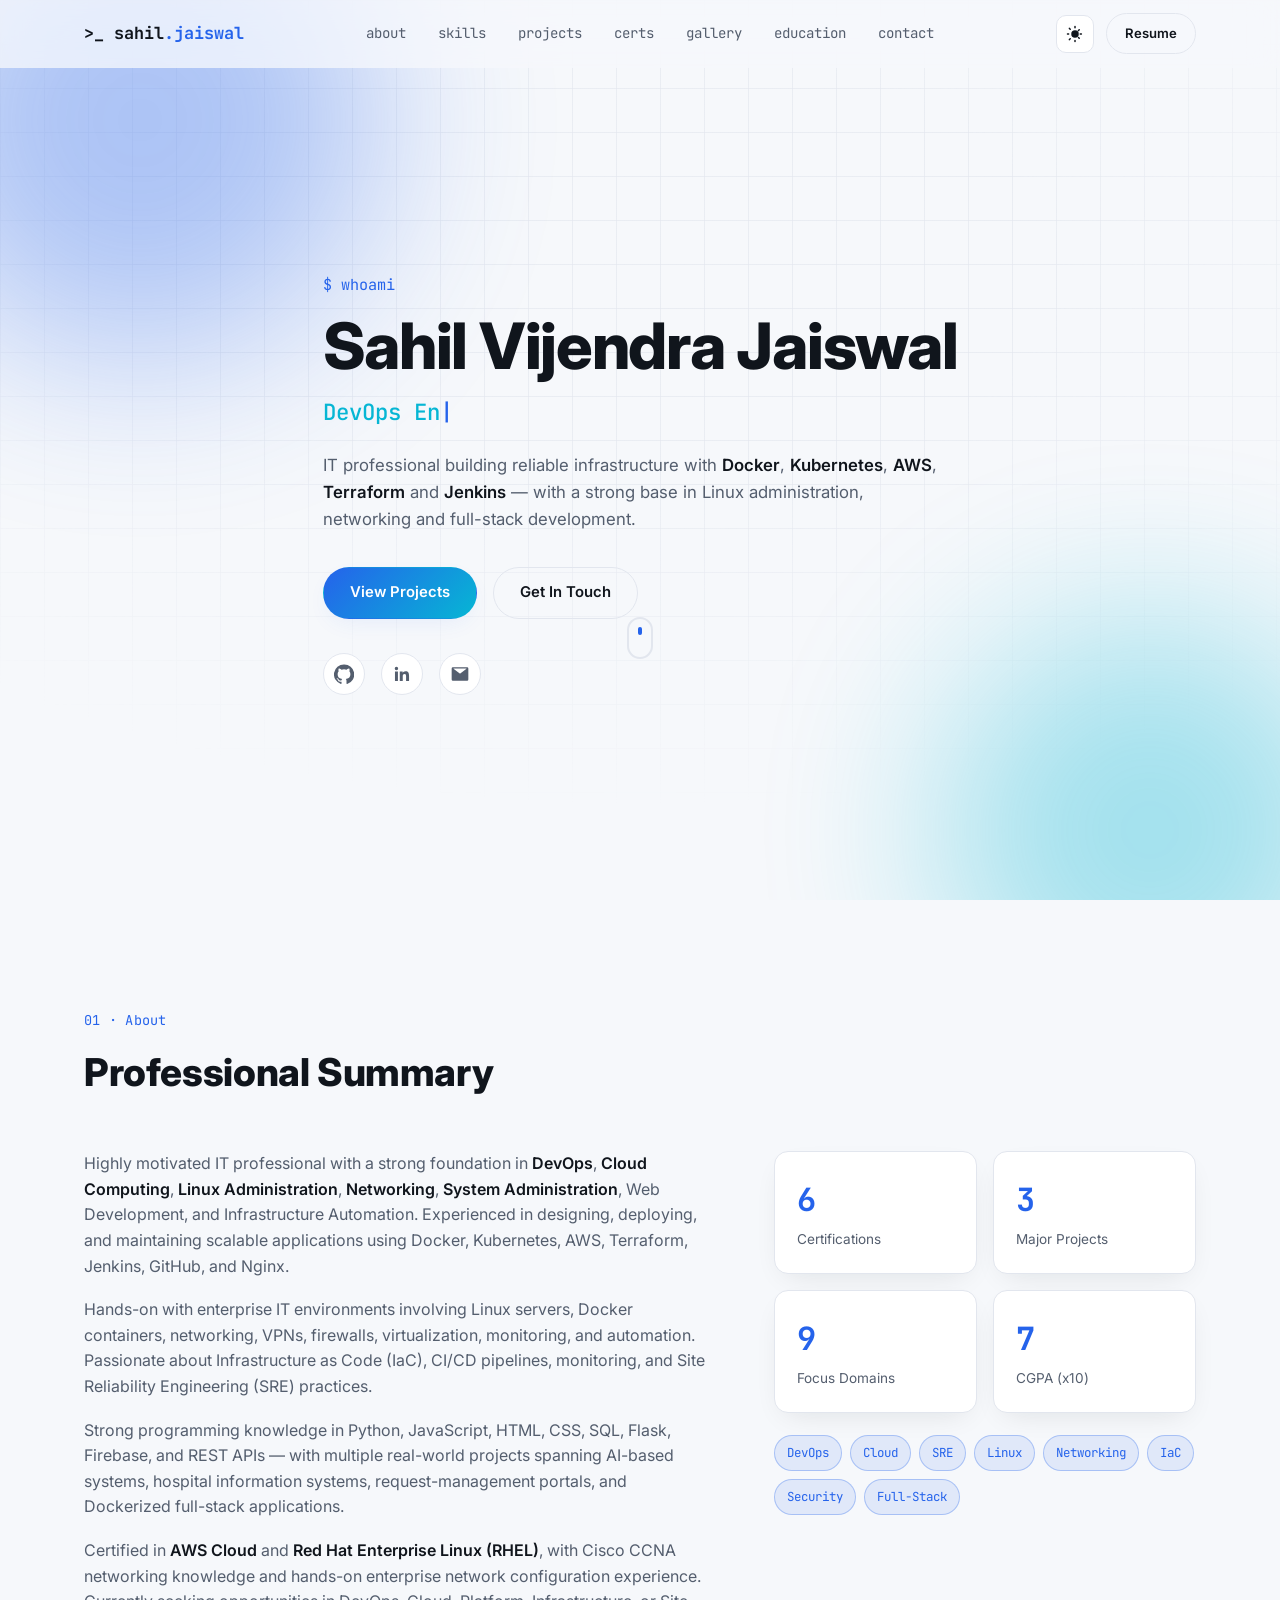
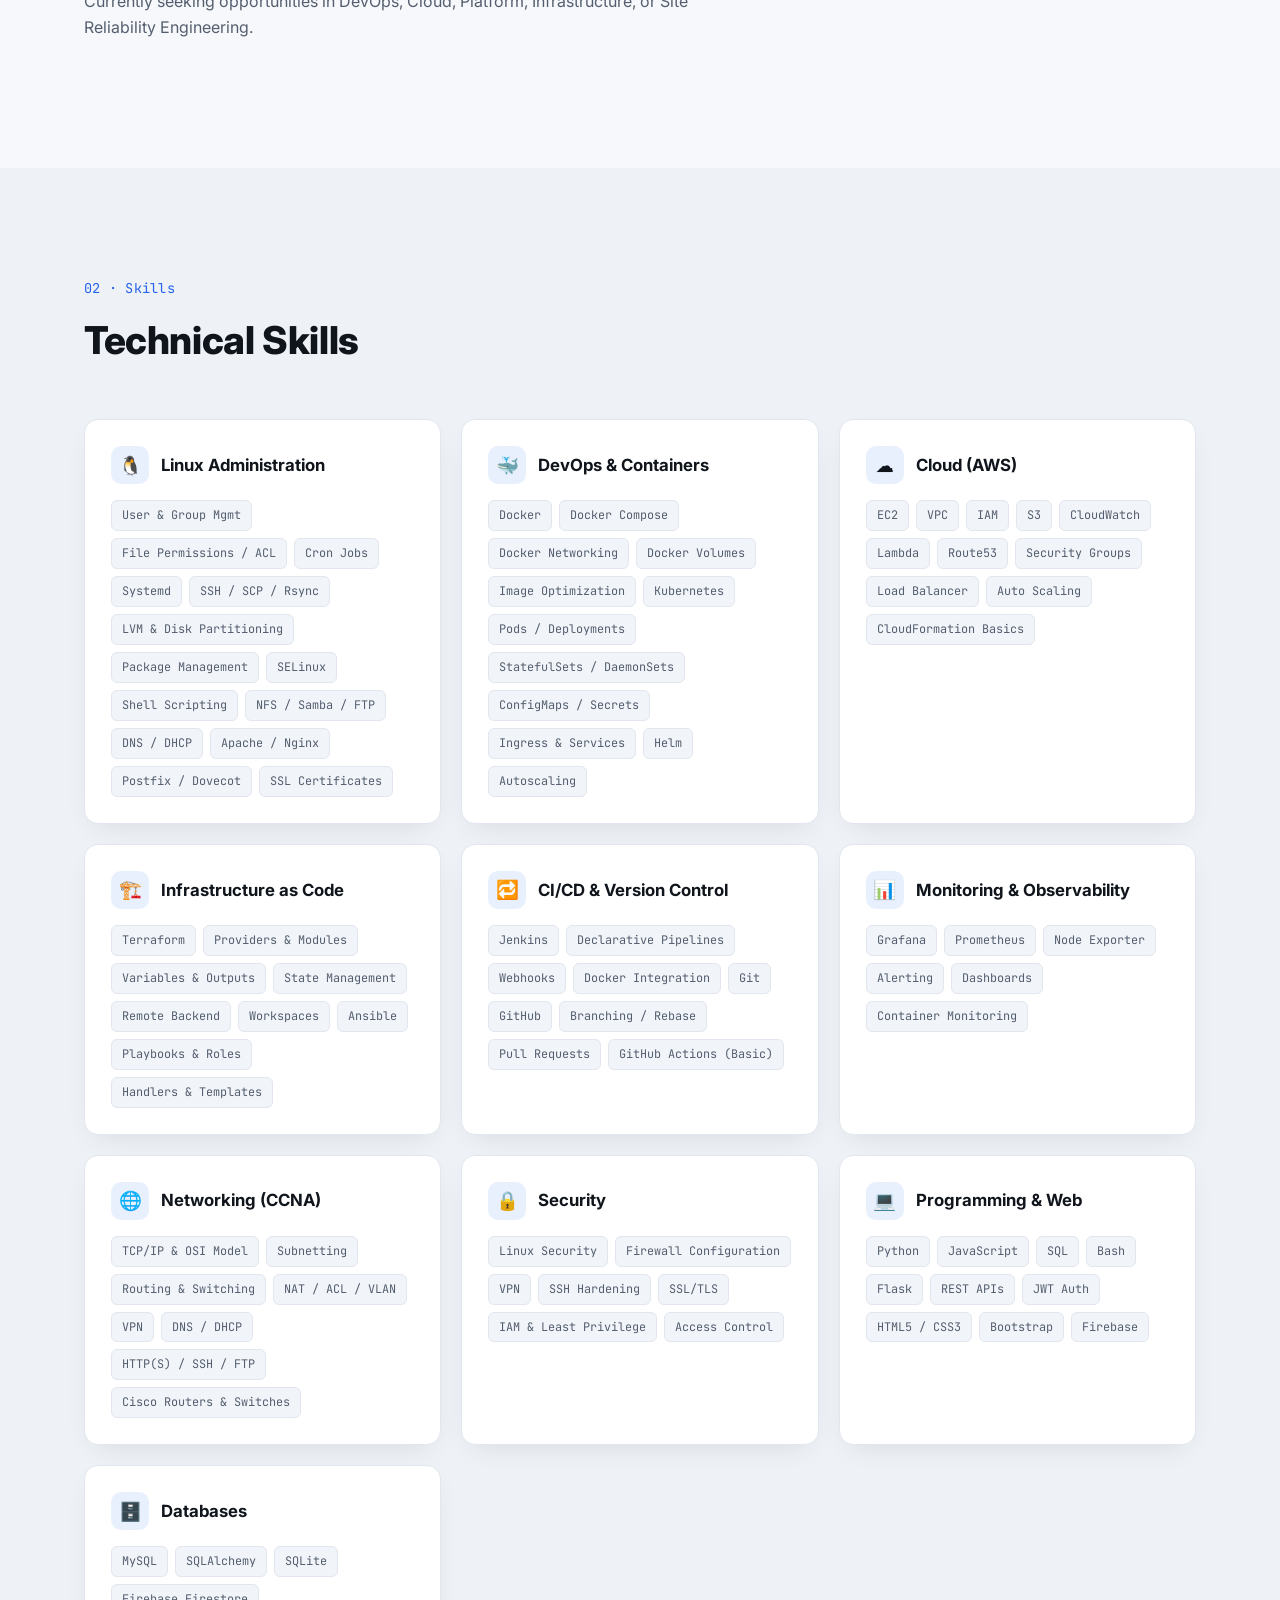
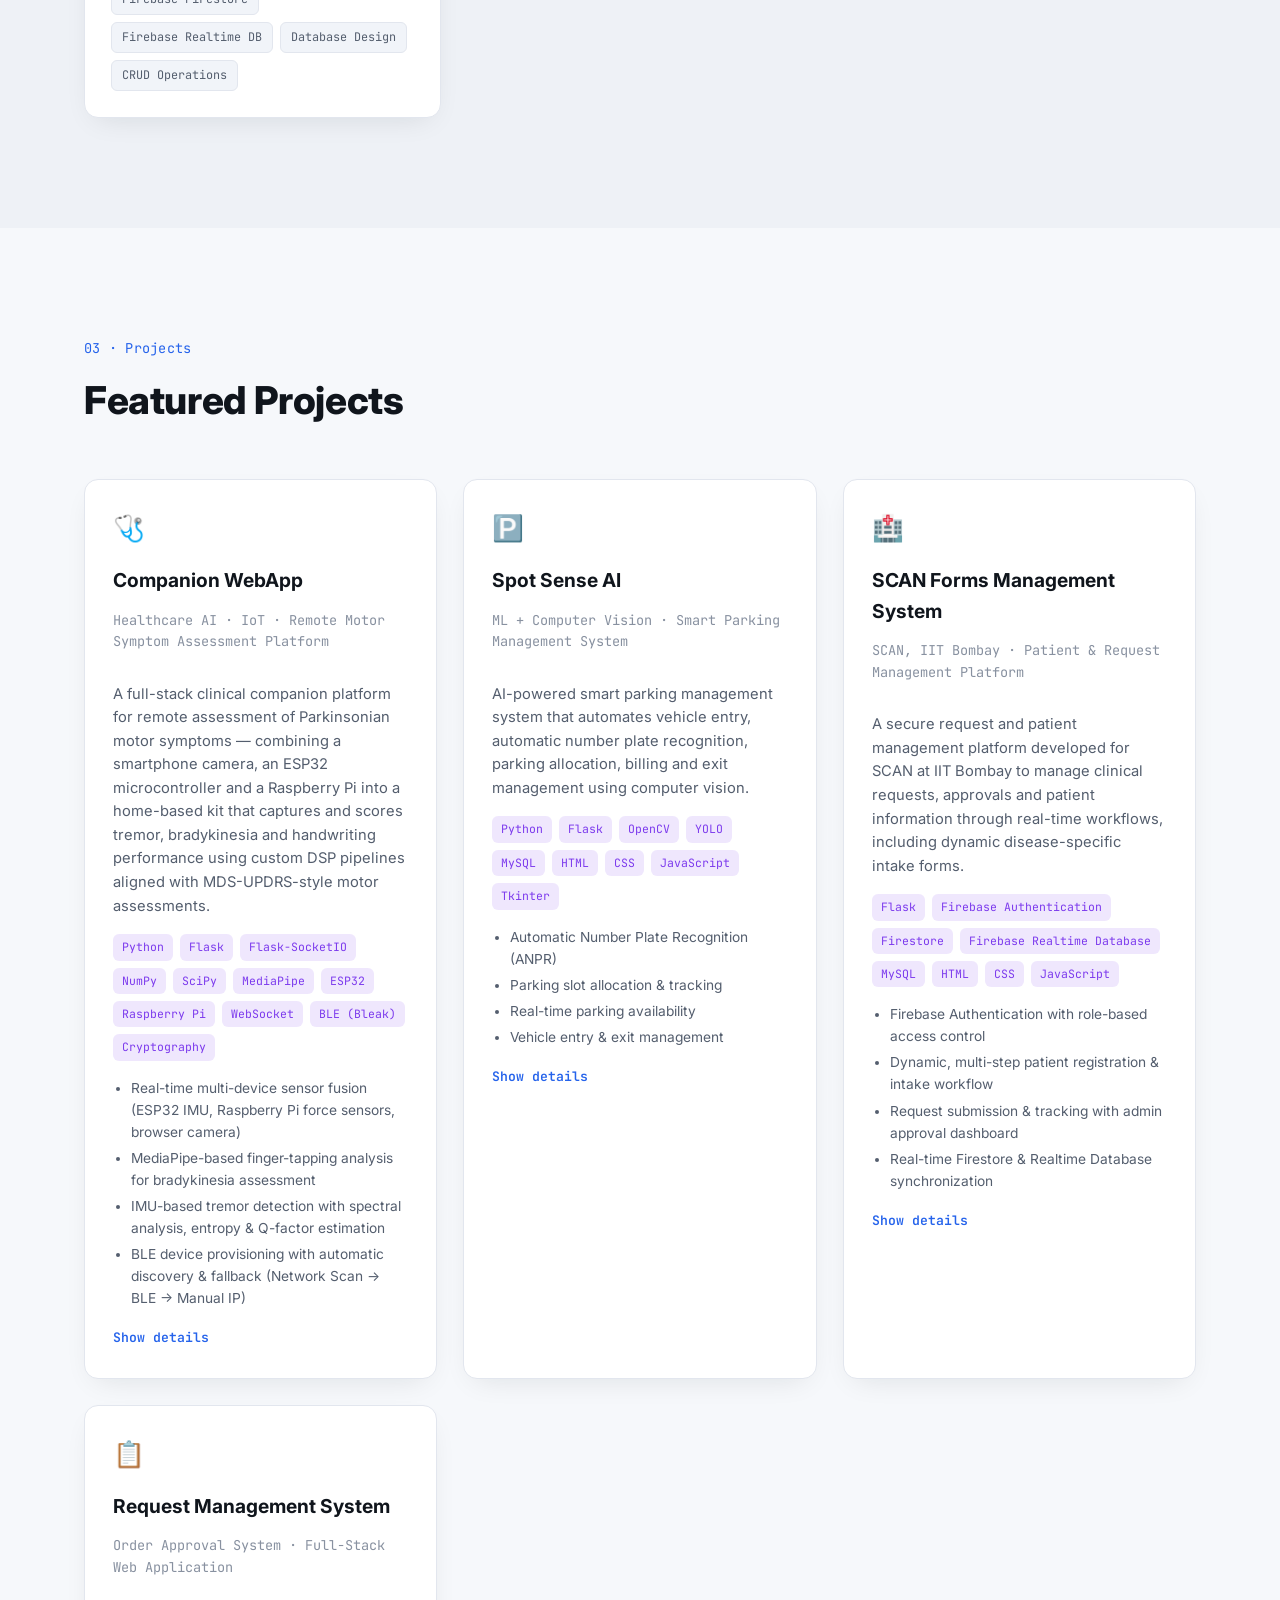
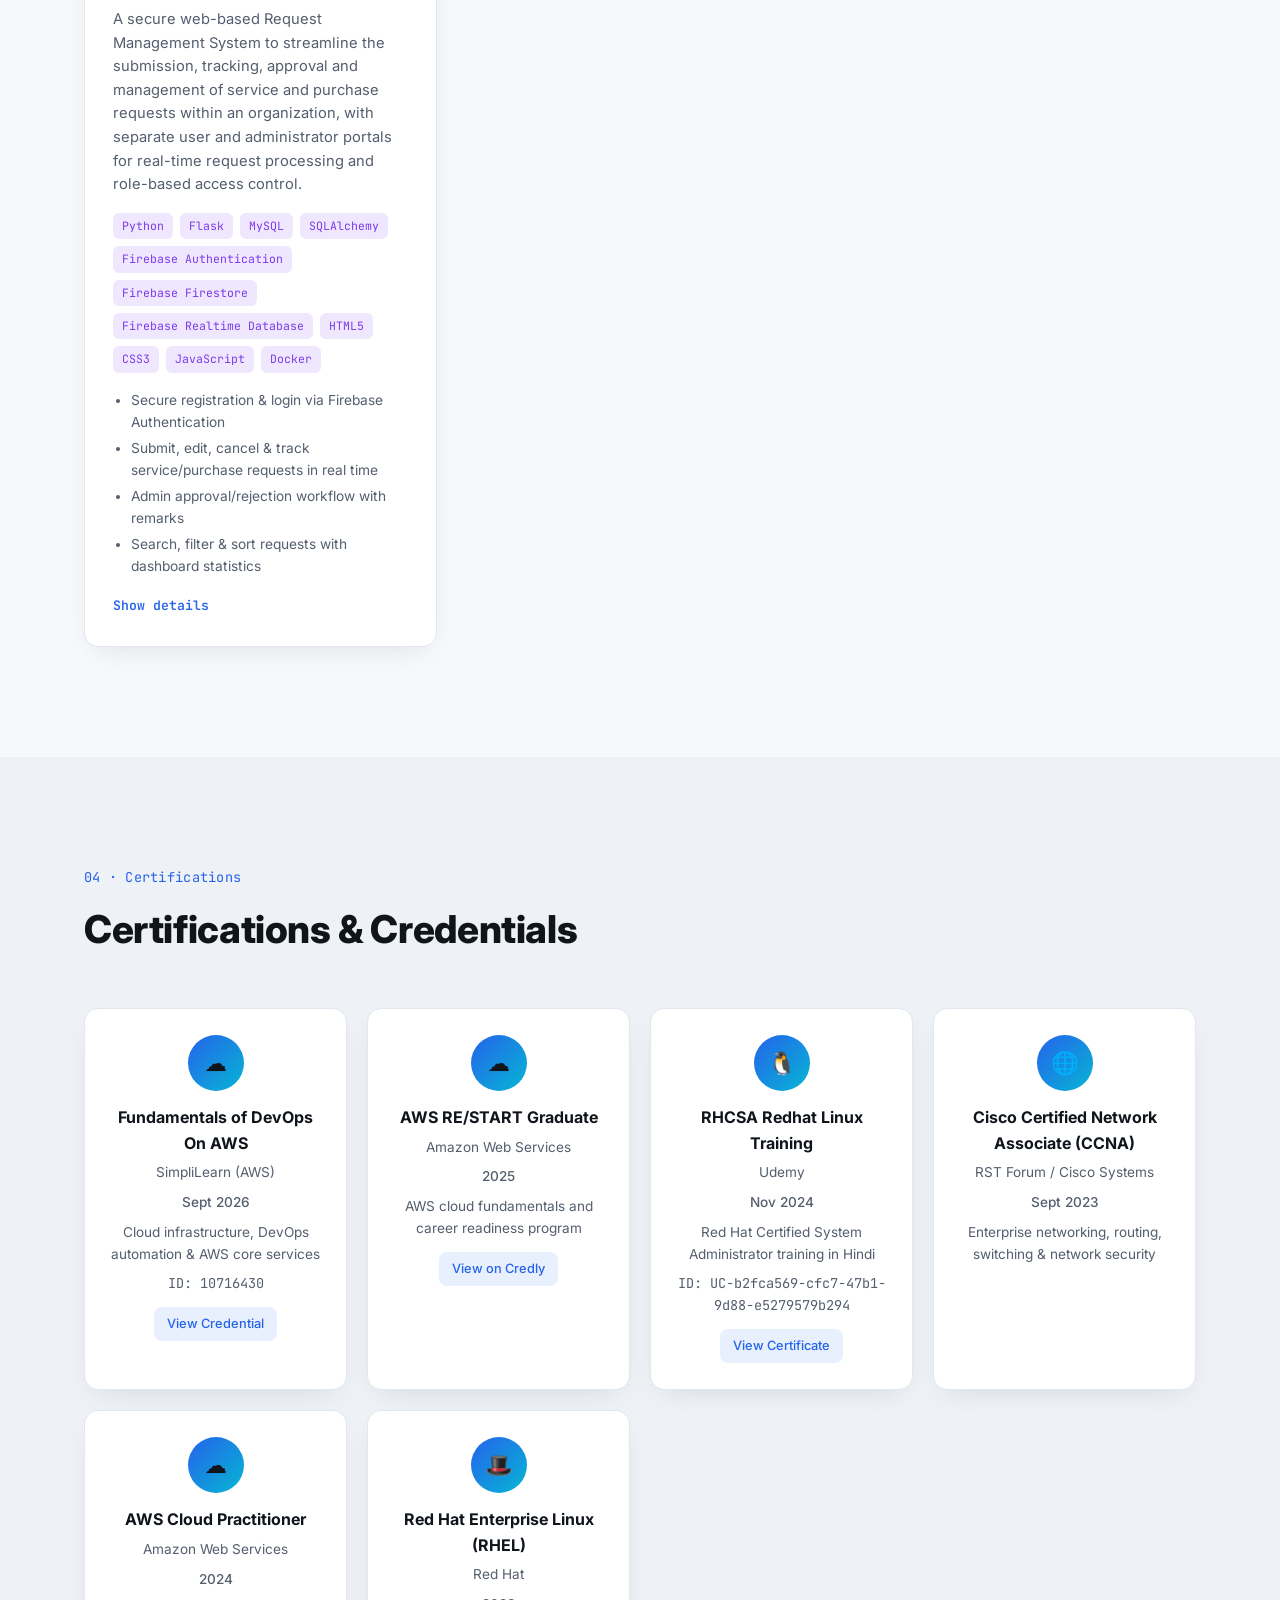
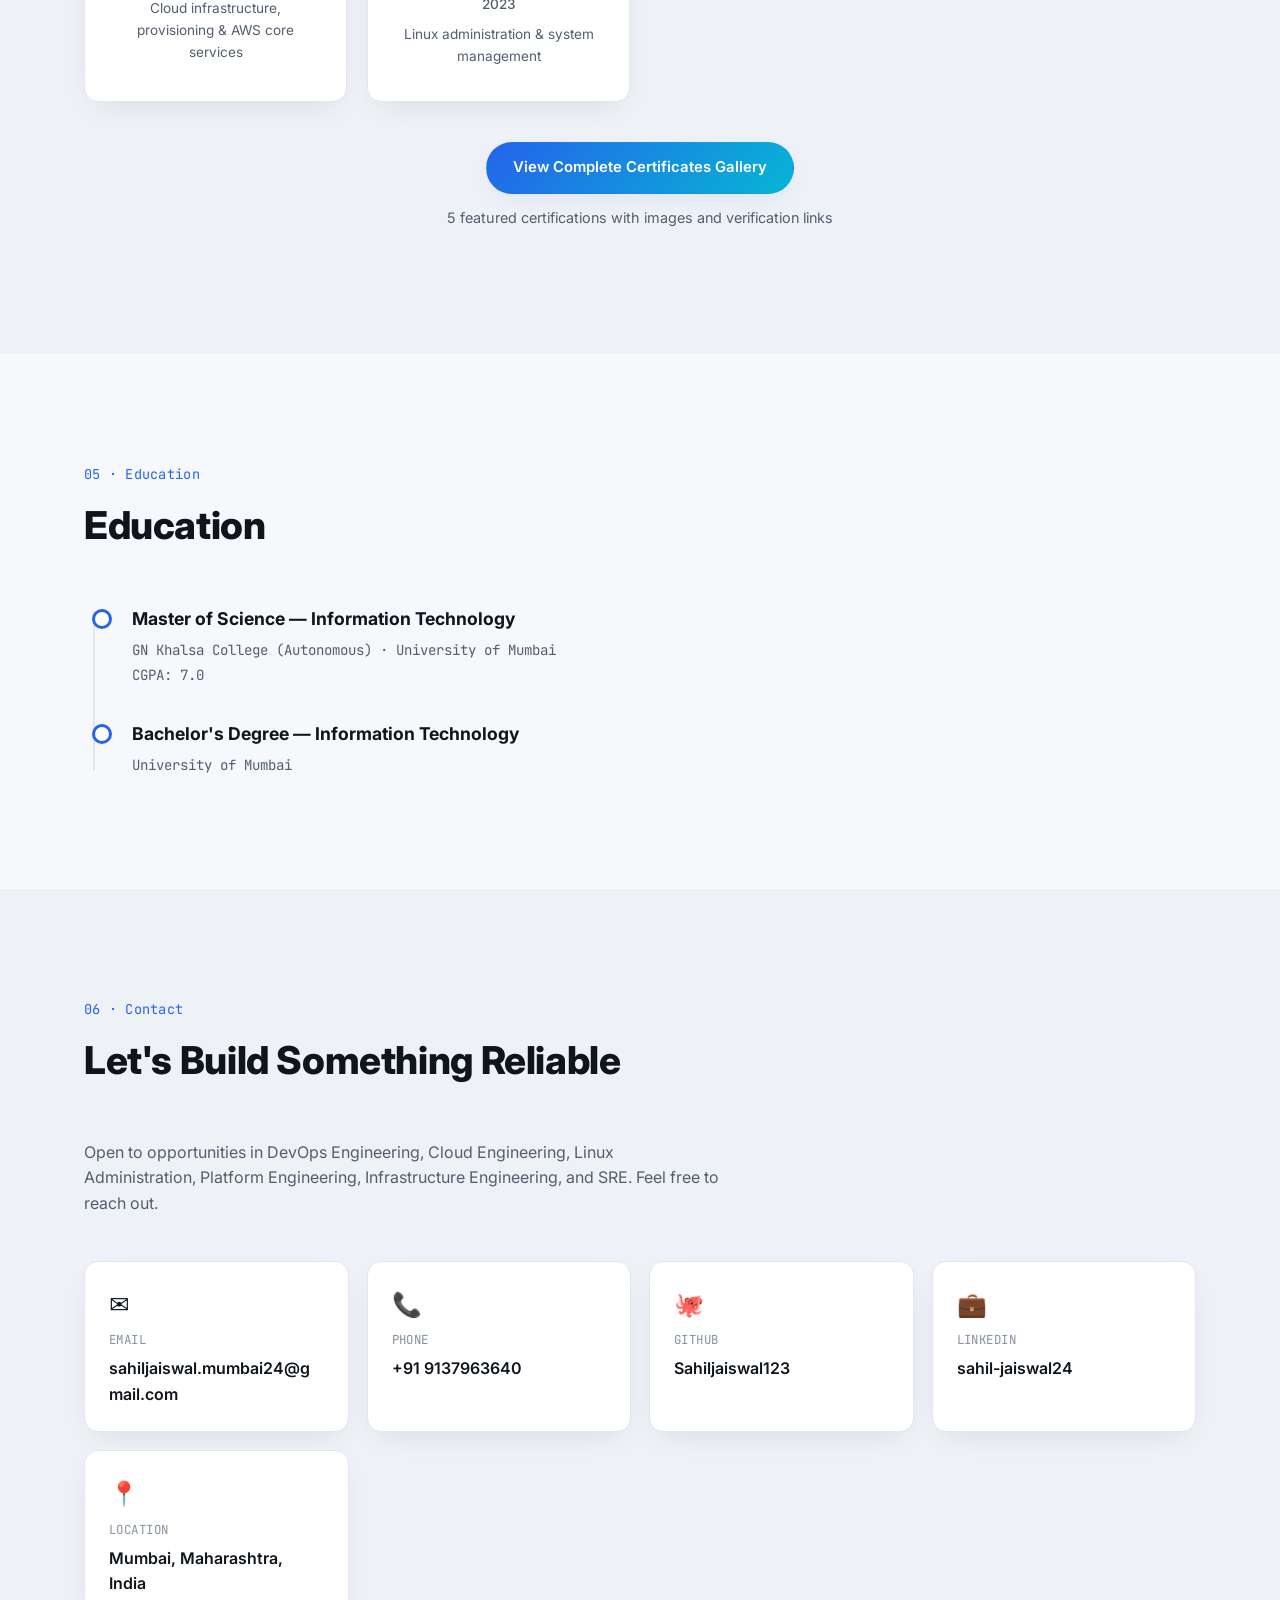
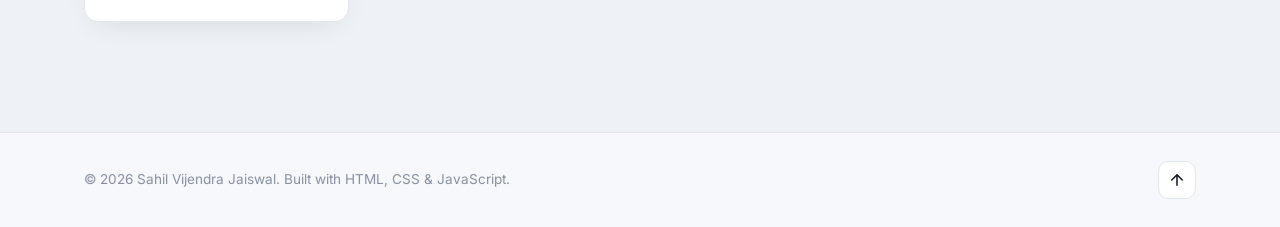
<file: index.html>
<!DOCTYPE html>
<html lang="en">
<head>
<meta charset="UTF-8">
<meta name="viewport" content="width=device-width, initial-scale=1.0">
<title>Sahil Jaiswal | DevOps &amp; Cloud Engineer</title>
<meta name="description" content="Portfolio of Sahil Vijendra Jaiswal — DevOps, Cloud Computing, Linux Administration &amp; Infrastructure Automation.">
<link rel="preconnect" href="https://fonts.googleapis.com">
<link rel="preconnect" href="https://fonts.gstatic.com" crossorigin>
<link href="https://fonts.googleapis.com/css2?family=JetBrains+Mono:wght@400;500;700&family=Inter:wght@400;500;600;700;800&display=swap" rel="stylesheet">
<link rel="stylesheet" href="css/style.css">
<link rel="icon" href="data:image/svg+xml,<svg xmlns=%22http://www.w3.org/2000/svg%22 viewBox=%220 0 100 100%22><text y=%22.9em%22 font-size=%2290%22>💻</text></svg>">
</head>
<body>

<div class="progress-bar" id="progressBar"></div>

<!-- ===== NAV ===== -->
<header class="nav" id="nav">
  <div class="nav-inner">
    <a href="#home" class="logo">&gt;_ <span>sahil<span class="accent">.jaiswal</span></span></a>
    <nav class="nav-links" id="navLinks">
      <a href="#about" class="nav-link">about</a>
      <a href="#skills" class="nav-link">skills</a>
      <a href="#projects" class="nav-link">projects</a>
      <a href="#certifications" class="nav-link">certs</a>
      <a href="certificates.html" class="nav-link">gallery</a>
      <a href="#education" class="nav-link">education</a>
      <a href="#contact" class="nav-link">contact</a>
    </nav>
    <div class="nav-actions">
      <button id="themeToggle" class="icon-btn" aria-label="Toggle theme" title="Toggle theme">
        <svg id="iconSun" viewBox="0 0 24 24" width="18" height="18"><path fill="currentColor" d="M12 4.5a1 1 0 0 1-1-1V2a1 1 0 0 1 2 0v1.5a1 1 0 0 1-1 1Zm0 15a1 1 0 0 1 1 1V22a1 1 0 0 1-2 0v-1.5a1 1 0 0 1 1-1ZM4.5 12a1 1 0 0 1-1 1H2a1 1 0 0 1 0-2h1.5a1 1 0 0 1 1 1Zm17 0a1 1 0 0 1-1 1H19a1 1 0 0 1 0-2h1.5a1 1 0 0 1 1 1ZM6.34 6.34a1 1 0 0 1-1.42 0L3.87 5.29a1 1 0 1 1 1.41-1.41l1.06 1.05a1 1 0 0 1 0 1.41Zm12.02 12.02a1 1 0 0 1-1.41 0l-1.06-1.05a1 1 0 0 1 1.41-1.41l1.06 1.05a1 1 0 0 1 0 1.41ZM6.34 17.66a1 1 0 0 1 0 1.41l-1.06 1.05a1 1 0 1 1-1.41-1.41l1.06-1.05a1 1 0 0 1 1.41 0Zm12.02-12.02a1 1 0 0 1 0 1.41l-1.06 1.05a1 1 0 1 1-1.41-1.41l1.06-1.05a1 1 0 0 1 1.41 0ZM12 7a5 5 0 1 1 0 10 5 5 0 0 1 0-10Z"/></svg>
        <svg id="iconMoon" viewBox="0 0 24 24" width="18" height="18" style="display:none"><path fill="currentColor" d="M21.75 15.25A9.5 9.5 0 0 1 8.75 2.25a.75.75 0 0 0-.9-.98A10.5 10.5 0 1 0 22.73 16.15a.75.75 0 0 0-.98-.9Z"/></svg>
      </button>
      <a href="assets/resume.pdf" class="btn btn-sm btn-outline" download>Resume</a>
      <button class="hamburger" id="hamburger" aria-label="Menu"><span></span><span></span><span></span></button>
    </div>
  </div>
</header>

<main>

  <!-- ===== HERO ===== -->
  <section id="home" class="hero">
    <div class="hero-bg" aria-hidden="true">
      <div class="grid-overlay"></div>
      <div class="glow glow1"></div>
      <div class="glow glow2"></div>
    </div>
    <div class="container hero-inner">
      <p class="eyebrow reveal">$ whoami</p>
      <h1 class="hero-title reveal">
        Sahil Vijendra Jaiswal
      </h1>
      <h2 class="hero-sub reveal">
        <span class="typed" id="typed"></span><span class="cursor">|</span>
      </h2>
      <p class="hero-desc reveal">
        IT professional building reliable infrastructure with <strong>Docker</strong>, <strong>Kubernetes</strong>,
        <strong>AWS</strong>, <strong>Terraform</strong> and <strong>Jenkins</strong> — with a strong base in
        Linux administration, networking and full-stack development.
      </p>
      <div class="hero-actions reveal">
        <a href="#projects" class="btn btn-primary">View Projects</a>
        <a href="#contact" class="btn btn-outline">Get In Touch</a>
      </div>
      <div class="hero-socials reveal">
        <a href="https://github.com/Sahiljaiswal123" target="_blank" rel="noopener" aria-label="GitHub">
          <svg viewBox="0 0 24 24" width="20" height="20"><path fill="currentColor" d="M12 .5a12 12 0 0 0-3.79 23.4c.6.11.82-.26.82-.58v-2.17c-3.34.73-4.04-1.42-4.04-1.42-.55-1.39-1.34-1.76-1.34-1.76-1.09-.75.08-.73.08-.73 1.2.09 1.84 1.24 1.84 1.24 1.07 1.83 2.81 1.3 3.5 1 .11-.78.42-1.3.76-1.6-2.66-.3-5.47-1.34-5.47-5.93 0-1.31.47-2.38 1.24-3.22-.12-.3-.54-1.53.12-3.19 0 0 1.01-.32 3.3 1.23a11.5 11.5 0 0 1 6 0c2.29-1.55 3.3-1.23 3.3-1.23.66 1.66.24 2.89.12 3.19.77.84 1.24 1.91 1.24 3.22 0 4.6-2.81 5.62-5.49 5.92.43.37.81 1.1.81 2.22v3.29c0 .32.22.7.83.58A12 12 0 0 0 12 .5Z"/></svg>
        </a>
        <a href="https://www.linkedin.com/in/sahil-jaiswal24/" target="_blank" rel="noopener" aria-label="LinkedIn">
          <svg viewBox="0 0 24 24" width="20" height="20"><path fill="currentColor" d="M20.45 20.45h-3.56v-5.57c0-1.33-.02-3.03-1.85-3.03-1.85 0-2.14 1.45-2.14 2.94v5.66H9.34V9h3.42v1.56h.05c.48-.9 1.64-1.85 3.38-1.85 3.61 0 4.28 2.38 4.28 5.47v6.27ZM5.34 7.43a2.07 2.07 0 1 1 0-4.14 2.07 2.07 0 0 1 0 4.14ZM7.12 20.45H3.56V9h3.56v11.45Z"/></svg>
        </a>
        <a href="mailto:sahiljaiswal.mumbai24@gmail.com" aria-label="Email">
          <svg viewBox="0 0 24 24" width="20" height="20"><path fill="currentColor" d="M2 5.5A1.5 1.5 0 0 1 3.5 4h17A1.5 1.5 0 0 1 22 5.5v13a1.5 1.5 0 0 1-1.5 1.5h-17A1.5 1.5 0 0 1 2 18.5v-13Zm2.2.3 7.5 5.63a.5.5 0 0 0 .6 0l7.5-5.63A.3.3 0 0 0 19.6 5.5H4.4a.3.3 0 0 0-.2.3Z"/></svg>
        </a>
      </div>
      <a href="#about" class="scroll-cue" aria-label="Scroll down"><span></span></a>
    </div>
  </section>

  <!-- ===== ABOUT ===== -->
  <section id="about" class="section">
    <div class="container">
      <p class="section-tag reveal">01 · About</p>
      <h2 class="section-title reveal">Professional Summary</h2>
      <div class="about-grid">
        <div class="about-text reveal">
          <p>
            Highly motivated IT professional with a strong foundation in <strong>DevOps</strong>, <strong>Cloud Computing</strong>,
            <strong>Linux Administration</strong>, <strong>Networking</strong>, <strong>System Administration</strong>, Web
            Development, and Infrastructure Automation. Experienced in designing, deploying, and maintaining scalable
            applications using Docker, Kubernetes, AWS, Terraform, Jenkins, GitHub, and Nginx.
          </p>
          <p>
            Hands-on with enterprise IT environments involving Linux servers, Docker containers, networking, VPNs,
            firewalls, virtualization, monitoring, and automation. Passionate about Infrastructure as Code (IaC),
            CI/CD pipelines, monitoring, and Site Reliability Engineering (SRE) practices.
          </p>
          <p>
            Strong programming knowledge in Python, JavaScript, HTML, CSS, SQL, Flask, Firebase, and REST APIs — with
            multiple real-world projects spanning AI-based systems, hospital information systems, request-management
            portals, and Dockerized full-stack applications.
          </p>
          <p>
            Certified in <strong>AWS Cloud</strong> and <strong>Red Hat Enterprise Linux (RHEL)</strong>, with Cisco
            CCNA networking knowledge and hands-on enterprise network configuration experience. Currently seeking
            opportunities in DevOps, Cloud, Platform, Infrastructure, or Site Reliability Engineering.
          </p>
        </div>
        <div class="about-stats reveal">
          <div class="stat-card">
            <span class="stat-num" data-count="6">0</span>
            <span class="stat-label">Certifications</span>
          </div>
          <div class="stat-card">
            <span class="stat-num" data-count="3">0</span>
            <span class="stat-label">Major Projects</span>
          </div>
          <div class="stat-card">
            <span class="stat-num" data-count="9">0</span>
            <span class="stat-label">Focus Domains</span>
          </div>
          <div class="stat-card">
            <span class="stat-num" data-count="7">0</span>
            <span class="stat-label">CGPA (x10)</span>
          </div>
          <div class="focus-tags">
            <span>DevOps</span><span>Cloud</span><span>SRE</span><span>Linux</span>
            <span>Networking</span><span>IaC</span><span>Security</span><span>Full-Stack</span>
          </div>
        </div>
      </div>
    </div>
  </section>

  <!-- ===== SKILLS ===== -->
  <section id="skills" class="section section-alt">
    <div class="container">
      <p class="section-tag reveal">02 · Skills</p>
      <h2 class="section-title reveal">Technical Skills</h2>
      <div class="skills-grid" id="skillsGrid">
        <!-- injected by JS -->
      </div>
    </div>
  </section>

  <!-- ===== PROJECTS ===== -->
  <section id="projects" class="section">
    <div class="container">
      <p class="section-tag reveal">03 · Projects</p>
      <h2 class="section-title reveal">Featured Projects</h2>
      <div class="projects-grid" id="projectsGrid">
        <!-- injected by JS -->
      </div>
    </div>
  </section>

  <!-- ===== CERTIFICATIONS ===== -->
  <section id="certifications" class="section section-alt">
    <div class="container">
      <p class="section-tag reveal">04 · Certifications</p>
      <h2 class="section-title reveal">Certifications & Credentials</h2>
      <div class="cert-grid" id="certGrid"></div>
      <div class="cert-cta reveal" style="text-align: center; margin-top: 40px;">
        <a href="certificates.html" class="btn btn-primary">View Complete Certificates Gallery</a>
        <p style="color: var(--text-muted); font-size: 0.9rem; margin-top: 12px;">
          5 featured certifications with images and verification links
        </p>
      </div>
    </div>
  </section>

  <!-- ===== EDUCATION ===== -->
  <section id="education" class="section">
    <div class="container">
      <p class="section-tag reveal">05 · Education</p>
      <h2 class="section-title reveal">Education</h2>
      <div class="timeline">
        <div class="timeline-item reveal">
          <div class="timeline-dot"></div>
          <div class="timeline-content">
            <h3>Master of Science — Information Technology</h3>
            <p class="timeline-meta">GN Khalsa College (Autonomous) · University of Mumbai</p>
            <p class="timeline-meta">CGPA: 7.0</p>
          </div>
        </div>
        <div class="timeline-item reveal">
          <div class="timeline-dot"></div>
          <div class="timeline-content">
            <h3>Bachelor's Degree — Information Technology</h3>
            <p class="timeline-meta">University of Mumbai</p>
          </div>
        </div>
      </div>
    </div>
  </section>

  <!-- ===== CONTACT ===== -->
  <section id="contact" class="section section-alt">
    <div class="container">
      <p class="section-tag reveal">06 · Contact</p>
      <h2 class="section-title reveal">Let's Build Something Reliable</h2>
      <p class="contact-lead reveal">
        Open to opportunities in DevOps Engineering, Cloud Engineering, Linux Administration, Platform Engineering,
        Infrastructure Engineering, and SRE. Feel free to reach out.
      </p>
      <div class="contact-grid reveal">
        <a class="contact-card" href="mailto:sahiljaiswal.mumbai24@gmail.com">
          <span class="contact-icon">✉️</span>
          <span class="contact-label">Email</span>
          <span class="contact-value">sahiljaiswal.mumbai24@gmail.com</span>
        </a>
        <a class="contact-card" href="tel:+919137963640">
          <span class="contact-icon">📞</span>
          <span class="contact-label">Phone</span>
          <span class="contact-value">+91 9137963640</span>
        </a>
        <a class="contact-card" href="https://github.com/Sahiljaiswal123" target="_blank" rel="noopener">
          <span class="contact-icon">🐙</span>
          <span class="contact-label">GitHub</span>
          <span class="contact-value">Sahiljaiswal123</span>
        </a>
        <a class="contact-card" href="https://www.linkedin.com/in/sahil-jaiswal24/" target="_blank" rel="noopener">
          <span class="contact-icon">💼</span>
          <span class="contact-label">LinkedIn</span>
          <span class="contact-value">sahil-jaiswal24</span>
        </a>
        <span class="contact-card contact-card-static">
          <span class="contact-icon">📍</span>
          <span class="contact-label">Location</span>
          <span class="contact-value">Mumbai, Maharashtra, India</span>
        </span>
      </div>
    </div>
  </section>

</main>

<footer class="footer">
  <div class="container footer-inner">
    <p>© <span id="year"></span> Sahil Vijendra Jaiswal. Built with HTML, CSS &amp; JavaScript.</p>
    <button id="backToTop" class="icon-btn" aria-label="Back to top">
      <svg viewBox="0 0 24 24" width="18" height="18"><path fill="currentColor" d="M12 4a1 1 0 0 1 .7.29l7 7a1 1 0 0 1-1.4 1.42L13 7.41V19a1 1 0 0 1-2 0V7.41l-5.3 5.3a1 1 0 0 1-1.4-1.42l7-7A1 1 0 0 1 12 4Z"/></svg>
    </button>
  </div>
</footer>

<script src="js/script.js"></script>
</body>
</html>
</file>
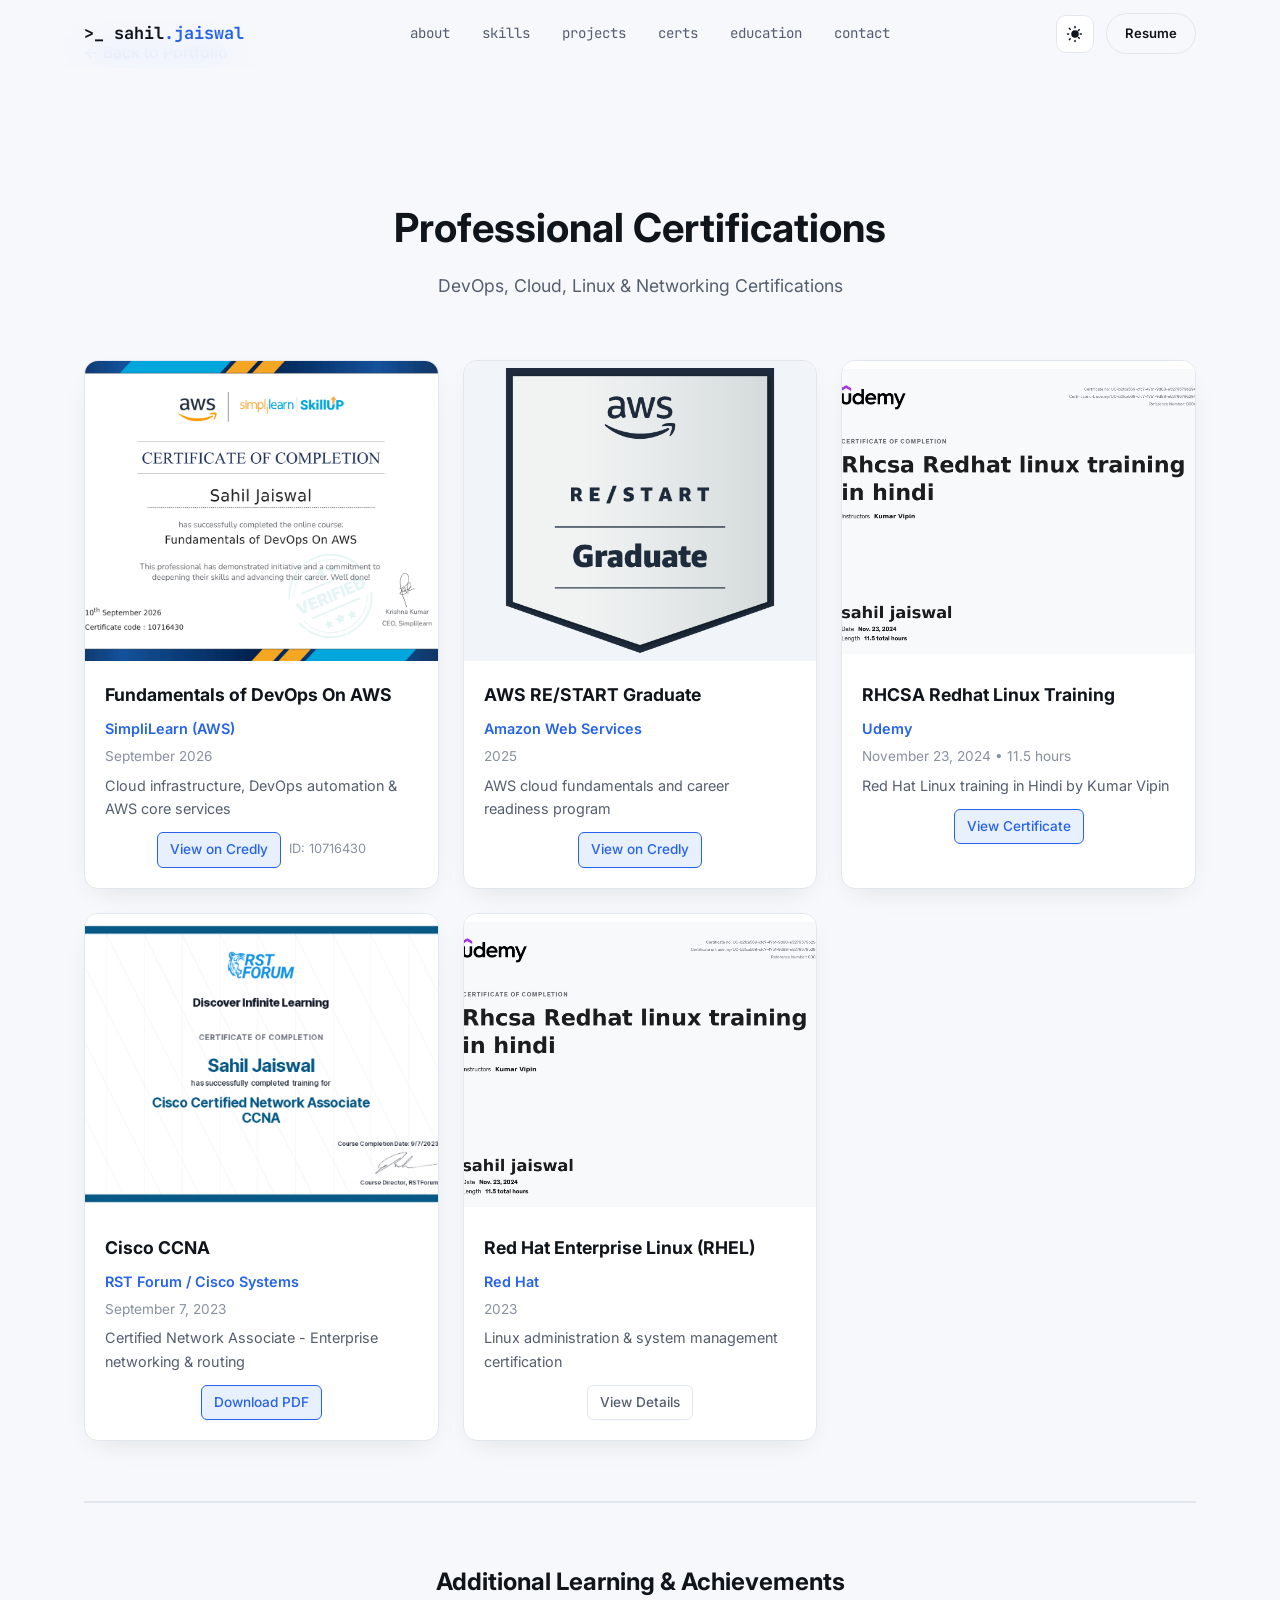
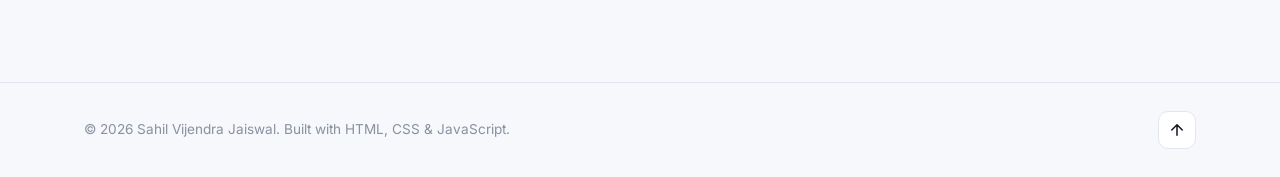
<file: certificates.html>
<!DOCTYPE html>
<html lang="en">
<head>
<meta charset="UTF-8">
<meta name="viewport" content="width=device-width, initial-scale=1.0">
<title>Sahil Jaiswal | Certifications & Credentials</title>
<meta name="description" content="Professional certifications and credentials of Sahil Vijendra Jaiswal - DevOps Engineer, Cloud Engineer, Linux Administrator.">
<link rel="preconnect" href="https://fonts.googleapis.com">
<link rel="preconnect" href="https://fonts.gstatic.com" crossorigin>
<link href="https://fonts.googleapis.com/css2?family=JetBrains+Mono:wght@400;500;700&family=Inter:wght@400;500;600;700;800&display=swap" rel="stylesheet">
<link rel="stylesheet" href="css/style.css">
<link rel="icon" href="data:image/svg+xml,<svg xmlns=%22http://www.w3.org/2000/svg%22 viewBox=%220 0 100 100%22><text y=%22.9em%22 font-size=%2290%22>🎓</text></svg>">
<style>
  .cert-gallery { max-width: 1160px; margin: 0 auto; padding: 40px 24px; }
  .cert-hero { text-align: center; margin-bottom: 60px; padding-top: 100px; }
  .cert-hero h1 { font-size: 2.5rem; margin: 0 0 12px; color: var(--text); }
  .cert-hero p { color: var(--text-muted); font-size: 1.1rem; margin: 0; }
  .cert-items { display: grid; grid-template-columns: repeat(auto-fit, minmax(320px, 1fr)); gap: 24px; }
  .cert-item {
    background: var(--surface); border: 1px solid var(--border); border-radius: var(--radius);
    overflow: hidden; transition: transform var(--transition), box-shadow var(--transition);
    box-shadow: var(--shadow);
  }
  .cert-item:hover { transform: translateY(-8px); border-color: var(--accent); box-shadow: 0 20px 40px rgba(37,99,235,.15); }
  .cert-image { width: 100%; height: 300px; object-fit: cover; background: var(--surface-2); display: block; }
  .cert-info { padding: 20px; }
  .cert-info h3 { margin: 0 0 8px; font-size: 1.1rem; color: var(--text); }
  .cert-info p { margin: 0 0 6px; font-size: .9rem; color: var(--text-muted); }
  .cert-info .issuer { font-weight: 600; color: var(--accent); }
  .cert-info .date { font-size: .85rem; color: var(--text-faint); }
  .cert-links { display: flex; gap: 8px; margin-top: 12px; flex-wrap: wrap; }
  .cert-btn {
    display: inline-block; padding: 6px 12px; font-size: .85rem;
    background: var(--accent-soft); color: var(--accent); border: 1px solid var(--accent);
    border-radius: 6px; text-decoration: none; transition: all var(--transition);
    font-weight: 500;
  }
  .cert-btn:hover { background: var(--accent); color: var(--surface); }
  .cert-btn.secondary { background: transparent; border-color: var(--border); color: var(--text-muted); }
  .cert-btn.secondary:hover { background: var(--surface-2); border-color: var(--accent); color: var(--accent); }
  .back-link { display: inline-block; margin-bottom: 30px; color: var(--accent); text-decoration: none; font-weight: 500; }
  .back-link:hover { text-decoration: underline; }
  @media (max-width: 768px) {
    .cert-hero h1 { font-size: 1.8rem; }
    .cert-items { grid-template-columns: 1fr; }
  }
</style>
</head>
<body>

<div class="progress-bar" id="progressBar"></div>

<header class="nav" id="nav">
  <div class="nav-inner">
    <a href="index.html" class="logo">&gt;_ <span>sahil<span class="accent">.jaiswal</span></span></a>
    <nav class="nav-links" id="navLinks">
      <a href="index.html#about" class="nav-link">about</a>
      <a href="index.html#skills" class="nav-link">skills</a>
      <a href="index.html#projects" class="nav-link">projects</a>
      <a href="index.html#certifications" class="nav-link">certs</a>
      <a href="index.html#education" class="nav-link">education</a>
      <a href="index.html#contact" class="nav-link">contact</a>
    </nav>
    <div class="nav-actions">
      <button id="themeToggle" class="icon-btn" aria-label="Toggle theme" title="Toggle theme">
        <svg id="iconSun" viewBox="0 0 24 24" width="18" height="18"><path fill="currentColor" d="M12 4.5a1 1 0 0 1-1-1V2a1 1 0 0 1 2 0v1.5a1 1 0 0 1-1 1Zm0 15a1 1 0 0 1 1 1V22a1 1 0 0 1-2 0v-1.5a1 1 0 0 1 1-1ZM4.5 12a1 1 0 0 1-1 1H2a1 1 0 0 1 0-2h1.5a1 1 0 0 1 1 1Zm17 0a1 1 0 0 1-1 1H19a1 1 0 0 1 0-2h1.5a1 1 0 0 1 1 1ZM6.34 6.34a1 1 0 0 1-1.42 0L3.87 5.29a1 1 0 1 1 1.41-1.41l1.06 1.05a1 1 0 0 1 0 1.41Zm12.02 12.02a1 1 0 0 1-1.41 0l-1.06-1.05a1 1 0 0 1 1.41-1.41l1.06 1.05a1 1 0 0 1 0 1.41ZM6.34 17.66a1 1 0 0 1 0 1.41l-1.06 1.05a1 1 0 1 1-1.41-1.41l1.06-1.05a1 1 0 0 1 1.41 0Zm12.02-12.02a1 1 0 0 1 0 1.41l-1.06 1.05a1 1 0 1 1-1.41-1.41l1.06-1.05a1 1 0 0 1 1.41 0ZM12 7a5 5 0 1 1 0 10 5 5 0 0 1 0-10Z"/></svg>
        <svg id="iconMoon" viewBox="0 0 24 24" width="18" height="18" style="display:none"><path fill="currentColor" d="M21.75 15.25A9.5 9.5 0 0 1 8.75 2.25a.75.75 0 0 0-.9-.98A10.5 10.5 0 1 0 22.73 16.15a.75.75 0 0 0-.98-.9Z"/></svg>
      </button>
      <a href="assets/resume.pdf" class="btn btn-sm btn-outline" download>Resume</a>
      <button class="hamburger" id="hamburger" aria-label="Menu"><span></span><span></span><span></span></button>
    </div>
  </div>
</header>

<main class="cert-gallery">
  <a href="index.html" class="back-link">← Back to Portfolio</a>

  <div class="cert-hero">
    <h1>Professional Certifications</h1>
    <p>DevOps, Cloud, Linux & Networking Certifications</p>
  </div>

  <div class="cert-items">
    <!-- 1. AWS DevOps -->
    <div class="cert-item">
      <img src="assets/aws-devops-fundamentals-simplilearn.png" alt="AWS DevOps Certificate" class="cert-image">
      <div class="cert-info">
        <h3>Fundamentals of DevOps On AWS</h3>
        <p class="issuer">SimpliLearn (AWS)</p>
        <p class="date">September 2026</p>
        <p>Cloud infrastructure, DevOps automation & AWS core services</p>
        <div class="cert-links">
          <a href="https://www.credly.com/users/sahiljaiswal24" target="_blank" class="cert-btn">View on Credly</a>
          <span style="font-size: 0.8rem; color: var(--text-faint); align-self: center;">ID: 10716430</span>
        </div>
      </div>
    </div>

    <!-- 2. AWS RE/START -->
    <div class="cert-item">
      <img src="assets/aws-restart-graduate-certificate.png" alt="AWS RE/START Certificate" class="cert-image">
      <div class="cert-info">
        <h3>AWS RE/START Graduate</h3>
        <p class="issuer">Amazon Web Services</p>
        <p class="date">2025</p>
        <p>AWS cloud fundamentals and career readiness program</p>
        <div class="cert-links">
          <a href="https://www.credly.com/badges/c5d1c70b-08ac-49ef-aea1-fdc23129df0c/public_url" target="_blank" class="cert-btn">View on Credly</a>
        </div>
      </div>
    </div>

    <!-- 3. Udemy RHCSA -->
    <div class="cert-item">
      <img src="assets/udemy-rhcsa-linux-training.jpg" alt="Udemy RHCSA Certificate" class="cert-image">
      <div class="cert-info">
        <h3>RHCSA Redhat Linux Training</h3>
        <p class="issuer">Udemy</p>
        <p class="date">November 23, 2024 • 11.5 hours</p>
        <p>Red Hat Linux training in Hindi by Kumar Vipin</p>
        <div class="cert-links">
          <a href="https://udemy.com/certificate/UC-b2fca569-cfc7-47b1-9d88-e5279579b294" target="_blank" class="cert-btn">View Certificate</a>
        </div>
      </div>
    </div>

    <!-- 4. Cisco CCNA -->
    <div class="cert-item">
      <img src="assets/cisco-ccna-certificate.png" alt="Cisco CCNA Certificate" class="cert-image">
      <div class="cert-info">
        <h3>Cisco CCNA</h3>
        <p class="issuer">RST Forum / Cisco Systems</p>
        <p class="date">September 7, 2023</p>
        <p>Certified Network Associate - Enterprise networking & routing</p>
        <div class="cert-links">
          <a href="assets/cisco-ccna-certificate.pdf" target="_blank" class="cert-btn">Download PDF</a>
        </div>
      </div>
    </div>

    <!-- 6. Red Hat RHEL -->
    <div class="cert-item">
      <img src="assets/rhel-certification.jpg" alt="Red Hat RHEL Certificate" class="cert-image">
      <div class="cert-info">
        <h3>Red Hat Enterprise Linux (RHEL)</h3>
        <p class="issuer">Red Hat</p>
        <p class="date">2023</p>
        <p>Linux administration & system management certification</p>
        <div class="cert-links">
          <a href="index.html#certifications" class="cert-btn secondary">View Details</a>
        </div>
      </div>
    </div>

    <!-- 7. ADDITIONAL CERTIFICATES (Template - Add more here) -->
    <!--
    TEMPLATE: Copy this block to add more certificates

    <div class="cert-item">
      <img src="assets/certificate-image.png" alt="Certificate Name" class="cert-image">
      <div class="cert-info">
        <h3>Certificate Name</h3>
        <p class="issuer">Issuing Organization</p>
        <p class="date">Month Year</p>
        <p>Brief description of the certification</p>
        <div class="cert-links">
          <a href="https://verification-link.com" target="_blank" class="cert-btn">View Certificate</a>
        </div>
      </div>
    </div>
    -->

  </div>

  <!-- ADDITIONAL CERTIFICATES SECTION -->
  <div style="margin-top: 60px; padding-top: 40px; border-top: 2px solid var(--border);">
    <h2 style="text-align: center; margin-bottom: 40px; color: var(--text);">Additional Learning & Achievements</h2>
    <div class="cert-items">
      <!-- Add certificate items here using template above -->
    </div>
  </div>

</main>

<footer class="footer">
  <div class="container footer-inner">
    <p>© <span id="year"></span> Sahil Vijendra Jaiswal. Built with HTML, CSS &amp; JavaScript.</p>
    <button id="backToTop" class="icon-btn" aria-label="Back to top">
      <svg viewBox="0 0 24 24" width="18" height="18"><path fill="currentColor" d="M12 4a1 1 0 0 1 .7.29l7 7a1 1 0 0 1-1.4 1.42L13 7.41V19a1 1 0 0 1-2 0V7.41l-5.3 5.3a1 1 0 0 1-1.4-1.42l7-7A1 1 0 0 1 12 4Z"/></svg>
    </button>
  </div>
</footer>

<script>
// Theme handling
const root = document.documentElement;
const themeToggle = document.getElementById('themeToggle');
const iconSun = document.getElementById('iconSun');
const iconMoon = document.getElementById('iconMoon');

function applyTheme(theme){
  root.setAttribute('data-theme', theme);
  localStorage.setItem('theme', theme);
  const isDark = theme === 'dark';
  iconSun.style.display = isDark ? 'none' : 'block';
  iconMoon.style.display = isDark ? 'block' : 'none';
}

(function initTheme(){
  const saved = localStorage.getItem('theme');
  const prefersDark = window.matchMedia('(prefers-color-scheme: dark)').matches;
  applyTheme(saved || (prefersDark ? 'dark' : 'light'));
})();

themeToggle.addEventListener('click', () => {
  const current = root.getAttribute('data-theme') === 'dark' ? 'dark' : 'light';
  applyTheme(current === 'dark' ? 'light' : 'dark');
});

// Mobile nav
const hamburger = document.getElementById('hamburger');
const navLinks = document.getElementById('navLinks');

hamburger.addEventListener('click', () => {
  hamburger.classList.toggle('open');
  navLinks.classList.toggle('open');
});

navLinks.querySelectorAll('a').forEach(a => {
  a.addEventListener('click', () => {
    hamburger.classList.remove('open');
    navLinks.classList.remove('open');
  });
});

// Progress bar
const progressBar = document.getElementById('progressBar');
document.addEventListener('scroll', () => {
  const scrollTop = window.scrollY;
  const docHeight = document.documentElement.scrollHeight - window.innerHeight;
  progressBar.style.width = (docHeight > 0 ? (scrollTop / docHeight) * 100 : 0) + '%';
}, { passive: true });

// Footer year
document.getElementById('year').textContent = new Date().getFullYear();

// Back to top
document.getElementById('backToTop').addEventListener('click', () => {
  window.scrollTo({ top: 0, behavior: 'smooth' });
});
</script>

</body>
</html>
</file>
<file: css/style.css>
/* ================= Design Tokens ================= */
:root{
  --bg: #f6f8fb;
  --bg-alt: #eef1f6;
  --surface: #ffffff;
  --surface-2: #f1f4f9;
  --border: #e2e6ee;
  --text: #10151c;
  --text-muted: #545e6e;
  --text-faint: #8891a0;
  --accent: #2563eb;
  --accent-2: #06b6d4;
  --accent-soft: rgba(37,99,235,.1);
  --code: #7c3aed;
  --shadow: 0 10px 30px -12px rgba(16,21,28,.12);
  --radius: 14px;
  --radius-sm: 8px;
  --font-sans: 'Inter', system-ui, -apple-system, Segoe UI, sans-serif;
  --font-mono: 'JetBrains Mono', ui-monospace, SFMono-Regular, Menlo, monospace;
  --nav-h: 68px;
  --transition: .25s cubic-bezier(.4,0,.2,1);
}

:root[data-theme="dark"]{
  --bg: #0a0e14;
  --bg-alt: #0d1219;
  --surface: #121824;
  --surface-2: #161d2b;
  --border: #232b3a;
  --text: #e7ecf5;
  --text-muted: #9aa5b6;
  --text-faint: #626d80;
  --accent: #4f8dff;
  --accent-2: #22d3ee;
  --accent-soft: rgba(79,141,255,.14);
  --code: #a78bfa;
  --shadow: 0 20px 45px -20px rgba(0,0,0,.55);
}

@media (prefers-color-scheme: dark){
  :root:not([data-theme="light"]){
    --bg: #0a0e14;
    --bg-alt: #0d1219;
    --surface: #121824;
    --surface-2: #161d2b;
    --border: #232b3a;
    --text: #e7ecf5;
    --text-muted: #9aa5b6;
    --text-faint: #626d80;
    --accent: #4f8dff;
    --accent-2: #22d3ee;
    --accent-soft: rgba(79,141,255,.14);
    --code: #a78bfa;
    --shadow: 0 20px 45px -20px rgba(0,0,0,.55);
  }
}

*,*::before,*::after{ box-sizing: border-box; }
html{ scroll-behavior: smooth; }
body{
  margin:0;
  background: var(--bg);
  color: var(--text);
  font-family: var(--font-sans);
  line-height: 1.6;
  -webkit-font-smoothing: antialiased;
  transition: background var(--transition), color var(--transition);
}
img{ max-width:100%; display:block; }
a{ color: inherit; text-decoration: none; }
.container{ max-width: 1160px; margin: 0 auto; padding: 0 24px; }
strong{ color: var(--text); font-weight: 600; }

/* ================= Progress bar ================= */
.progress-bar{
  position: fixed; top:0; left:0; height:3px; width:0%;
  background: linear-gradient(90deg, var(--accent), var(--accent-2));
  z-index: 1000; transition: width .1s linear;
}

/* ================= Nav ================= */
.nav{
  position: fixed; top:0; left:0; right:0; z-index: 900;
  height: var(--nav-h);
  background: color-mix(in srgb, var(--bg) 78%, transparent);
  backdrop-filter: blur(14px) saturate(1.4);
  border-bottom: 1px solid transparent;
  transition: border-color var(--transition), background var(--transition);
}
.nav.scrolled{ border-bottom-color: var(--border); }
.nav-inner{
  max-width: 1160px; margin: 0 auto; padding: 0 24px; height: 100%;
  display:flex; align-items:center; justify-content:space-between; gap: 24px;
}
.logo{
  font-family: var(--font-mono); font-weight: 700; font-size: 1.05rem;
  color: var(--text); white-space: nowrap;
}
.logo .accent{ color: var(--accent); }
.nav-links{ display:flex; gap: 28px; }
.nav-link{
  font-family: var(--font-mono); font-size: .88rem; color: var(--text-muted);
  position: relative; padding: 6px 2px; transition: color var(--transition);
}
.nav-link::after{
  content:''; position:absolute; left:0; right:0; bottom:0; height:2px;
  background: var(--accent); transform: scaleX(0); transform-origin: left;
  transition: transform var(--transition);
}
.nav-link:hover, .nav-link.active{ color: var(--text); }
.nav-link:hover::after, .nav-link.active::after{ transform: scaleX(1); }
.nav-actions{ display:flex; align-items:center; gap: 12px; }
.icon-btn{
  display:inline-flex; align-items:center; justify-content:center;
  width: 38px; height: 38px; border-radius: 10px;
  background: var(--surface); border: 1px solid var(--border);
  color: var(--text); cursor:pointer; transition: transform var(--transition), border-color var(--transition), background var(--transition);
}
.icon-btn:hover{ border-color: var(--accent); transform: translateY(-2px); }

.hamburger{
  display:none; flex-direction: column; justify-content:center; gap:5px;
  width: 38px; height: 38px; border-radius: 10px; border: 1px solid var(--border);
  background: var(--surface); cursor: pointer;
}
.hamburger span{ display:block; width: 18px; height: 2px; background: var(--text); margin: 0 auto; transition: var(--transition); }
.hamburger.open span:nth-child(1){ transform: translateY(7px) rotate(45deg); }
.hamburger.open span:nth-child(2){ opacity:0; }
.hamburger.open span:nth-child(3){ transform: translateY(-7px) rotate(-45deg); }

/* ================= Buttons ================= */
.btn{
  display:inline-flex; align-items:center; justify-content:center; gap:8px;
  padding: 13px 26px; border-radius: 999px; font-weight: 600; font-size: .93rem;
  border: 1px solid transparent; cursor:pointer; transition: transform var(--transition), box-shadow var(--transition), border-color var(--transition), background var(--transition), color var(--transition);
  white-space: nowrap;
}
.btn-sm{ padding: 9px 18px; font-size: .82rem; }
.btn-primary{
  background: linear-gradient(135deg, var(--accent), var(--accent-2));
  color: #fff; box-shadow: 0 8px 24px -8px var(--accent-soft);
}
.btn-primary:hover{ transform: translateY(-2px); box-shadow: 0 14px 30px -10px var(--accent-soft); }
.btn-outline{
  background: transparent; border-color: var(--border); color: var(--text);
}
.btn-outline:hover{ border-color: var(--accent); color: var(--accent); transform: translateY(-2px); }

/* ================= Hero ================= */
.hero{
  position: relative; min-height: 100vh; display:flex; align-items:center;
  padding-top: var(--nav-h); overflow: hidden;
}
.hero-bg{ position:absolute; inset:0; z-index:0; }
.grid-overlay{
  position:absolute; inset:0;
  background-image:
    linear-gradient(color-mix(in srgb, var(--border) 60%, transparent) 1px, transparent 1px),
    linear-gradient(90deg, color-mix(in srgb, var(--border) 60%, transparent) 1px, transparent 1px);
  background-size: 44px 44px;
  mask-image: radial-gradient(ellipse 80% 60% at 50% 30%, black 40%, transparent 100%);
}
.glow{ position:absolute; border-radius:50%; filter: blur(90px); opacity:.35; }
.glow1{ width: 480px; height: 480px; background: var(--accent); top: -120px; left: -100px; }
.glow2{ width: 420px; height: 420px; background: var(--accent-2); bottom: -140px; right: -80px; }

.hero-inner{ position: relative; z-index: 1; max-width: 780px; }
.eyebrow{
  font-family: var(--font-mono); color: var(--accent); font-size: .95rem; margin: 0 0 14px;
}
.hero-title{
  font-size: clamp(2.4rem, 5.5vw, 4rem); line-height: 1.08; margin: 0 0 14px; font-weight: 800;
  letter-spacing: -0.02em;
}
.hero-sub{
  font-family: var(--font-mono); font-size: clamp(1.05rem, 2.2vw, 1.4rem);
  color: var(--text-muted); margin: 0 0 22px; min-height: 1.6em; font-weight: 500;
}
.hero-sub .typed{ color: var(--accent-2); }
.cursor{ color: var(--accent); animation: blink 1s step-end infinite; }
@keyframes blink{ 50%{ opacity: 0; } }
.hero-desc{ font-size: 1.05rem; color: var(--text-muted); max-width: 620px; margin: 0 0 34px; }
.hero-actions{ display:flex; gap: 16px; flex-wrap: wrap; margin-bottom: 34px; }
.hero-socials{ display:flex; gap: 16px; }
.hero-socials a{
  width: 42px; height: 42px; border-radius: 50%; display:flex; align-items:center; justify-content:center;
  background: var(--surface); border: 1px solid var(--border); color: var(--text-muted);
  transition: var(--transition);
}
.hero-socials a:hover{ color: var(--accent); border-color: var(--accent); transform: translateY(-3px); }

.scroll-cue{
  position:absolute; bottom: 36px; left: 50%; transform: translateX(-50%);
  width: 26px; height: 42px; border: 2px solid var(--border); border-radius: 20px;
  display:flex; justify-content:center; padding-top: 8px;
}
.scroll-cue span{ width:4px; height:8px; border-radius:2px; background: var(--accent); animation: scrollcue 1.6s ease infinite; }
@keyframes scrollcue{ 0%{ opacity:1; transform: translateY(0);} 70%{opacity:0; transform: translateY(14px);} 100%{opacity:0;} }

/* ================= Sections ================= */
.section{ padding: 110px 0; position: relative; }
.section-alt{ background: var(--bg-alt); }
.section-tag{
  font-family: var(--font-mono); color: var(--accent); font-size: .85rem; margin: 0 0 10px; letter-spacing: .02em;
}
.section-title{
  font-size: clamp(1.7rem, 3.2vw, 2.4rem); margin: 0 0 48px; font-weight: 800; letter-spacing: -0.01em;
}

/* ================= reveal animation =================
   Elements are visible by default (no-JS / JS-failure safe).
   JS adds .pre-reveal on load to opt into the fade-up, then .in to play it. */
.reveal.pre-reveal, .project-card.pre-reveal, .cert-card.pre-reveal{
  opacity: 0; transform: translateY(24px); transition: opacity .7s ease, transform .7s ease;
}
.reveal.pre-reveal.in, .project-card.pre-reveal.in, .cert-card.pre-reveal.in{
  opacity: 1; transform: translateY(0);
}

/* ================= About ================= */
.about-grid{ display:grid; grid-template-columns: 1.5fr 1fr; gap: 56px; align-items:start; }
.about-text p{ color: var(--text-muted); margin: 0 0 18px; }
.about-stats{ display:grid; grid-template-columns: 1fr 1fr; gap: 16px; }
.stat-card{
  background: var(--surface); border: 1px solid var(--border); border-radius: var(--radius);
  padding: 22px; display:flex; flex-direction: column; gap: 4px; box-shadow: var(--shadow);
}
.stat-num{ font-family: var(--font-mono); font-size: 2rem; font-weight: 700; color: var(--accent); }
.stat-label{ color: var(--text-muted); font-size: .85rem; }
.focus-tags{ grid-column: 1 / -1; display:flex; flex-wrap:wrap; gap: 8px; margin-top: 6px; }
.focus-tags span{
  font-family: var(--font-mono); font-size: .78rem; padding: 7px 12px; border-radius: 999px;
  background: var(--accent-soft); color: var(--accent); border: 1px solid color-mix(in srgb, var(--accent) 30%, transparent);
}

/* ================= Skills ================= */
.skills-grid{
  display:grid; grid-template-columns: repeat(auto-fit, minmax(280px, 1fr)); gap: 20px;
}
.skill-card{
  background: var(--surface); border: 1px solid var(--border); border-radius: var(--radius);
  padding: 26px; box-shadow: var(--shadow); transition: transform var(--transition), border-color var(--transition);
}
.skill-card:hover{ transform: translateY(-4px); border-color: var(--accent); }
.skill-card-head{ display:flex; align-items:center; gap: 12px; margin-bottom: 16px; }
.skill-icon{
  width: 38px; height: 38px; border-radius: 10px; display:flex; align-items:center; justify-content:center;
  background: var(--accent-soft); font-size: 1.15rem; flex-shrink: 0;
}
.skill-card h3{ margin: 0; font-size: 1.05rem; }
.skill-tags{ display:flex; flex-wrap: wrap; gap: 7px; }
.skill-tags span{
  font-family: var(--font-mono); font-size: .74rem; padding: 5px 10px; border-radius: 6px;
  background: var(--surface-2); color: var(--text-muted); border: 1px solid var(--border);
}

/* ================= Projects ================= */
.projects-grid{ display:grid; grid-template-columns: repeat(auto-fit, minmax(320px, 1fr)); gap: 26px; }
.project-card{
  background: var(--surface); border: 1px solid var(--border); border-radius: var(--radius);
  padding: 28px; box-shadow: var(--shadow); display:flex; flex-direction: column; gap: 16px;
  transition: transform var(--transition), border-color var(--transition);
}
.project-card:hover{ transform: translateY(-6px); border-color: var(--accent); }
.project-top{ display:flex; align-items:flex-start; justify-content:space-between; gap: 12px; }
.project-icon{ font-size: 1.6rem; }
.project-card h3{ margin: 0 0 6px; font-size: 1.2rem; }
.project-sub{ color: var(--text-faint); font-size: .85rem; font-family: var(--font-mono); }
.project-card p.project-desc{ color: var(--text-muted); font-size: .92rem; margin: 0; }
.project-tech{ display:flex; flex-wrap: wrap; gap: 7px; }
.project-tech span{
  font-family: var(--font-mono); font-size: .72rem; padding: 4px 9px; border-radius: 6px;
  background: color-mix(in srgb, var(--code) 12%, transparent); color: var(--code);
}
.project-features{ margin: 0; padding-left: 18px; color: var(--text-muted); font-size: .86rem; display:grid; gap: 4px; }
.project-more{ border-top: 1px dashed var(--border); padding-top: 14px; margin-top: -4px; }
.project-arch{
  font-family: var(--font-mono); font-size: .78rem; color: var(--text-muted);
  background: var(--surface-2); border: 1px solid var(--border); border-radius: var(--radius-sm);
  padding: 10px 12px; line-height: 1.7; margin: 0 0 14px;
}
.project-arch strong{ color: var(--text); font-family: var(--font-sans); }
.project-resp-title{ margin: 0 0 6px; font-size: .88rem; }
.project-toggle{
  align-self: flex-start; background: none; border: none; color: var(--accent);
  font-family: var(--font-mono); font-size: .82rem; font-weight: 600; cursor: pointer;
  padding: 4px 0; display:flex; align-items:center; gap: 6px;
}
.project-toggle:hover{ text-decoration: underline; }

/* ================= Certifications ================= */
.cert-grid{ display:grid; grid-template-columns: repeat(auto-fit, minmax(260px, 1fr)); gap: 20px; }
.cert-card{
  background: var(--surface); border: 1px solid var(--border); border-radius: var(--radius);
  padding: 26px; box-shadow: var(--shadow); text-align:center; transition: transform var(--transition), border-color var(--transition);
}
.cert-card:hover{ transform: translateY(-4px); border-color: var(--accent); }
.cert-badge{
  width: 56px; height: 56px; margin: 0 auto 14px; border-radius: 50%;
  background: linear-gradient(135deg, var(--accent), var(--accent-2));
  display:flex; align-items:center; justify-content:center; font-size: 1.4rem;
}
.cert-card h3{ margin: 0 0 6px; font-size: 1rem; }
.cert-card p{ margin: 0 0 8px; color: var(--text-muted); font-size: .85rem; }
.cert-issuer{ font-size: .8rem; color: var(--text-faint); }
.cert-date{ font-size: .8rem; color: var(--text-faint); font-weight: 500; }
.cert-id{ font-size: .75rem; color: var(--text-faint); font-family: var(--font-mono); }
.cert-links{ display: flex; gap: 8px; justify-content: center; flex-wrap: wrap; margin-top: 12px; }
.cert-link{
  display: inline-block; padding: 6px 12px; font-size: .8rem;
  background: var(--accent-soft); color: var(--accent); border-radius: var(--radius-sm);
  border: 1px solid transparent; transition: all var(--transition);
  font-weight: 500;
}
.cert-link:hover{ background: var(--accent); color: var(--surface); border-color: var(--accent); }

.cert-cta{ animation: fadeInUp .8s ease-out .3s both; }
@keyframes fadeInUp{
  from{ opacity: 0; transform: translateY(20px); }
  to{ opacity: 1; transform: translateY(0); }
}

/* ================= Education timeline ================= */
.timeline{ position: relative; max-width: 720px; padding-left: 8px; }
.timeline::before{
  content:''; position:absolute; left: 9px; top: 6px; bottom: 6px; width: 2px;
  background: var(--border);
}
.timeline-item{ position: relative; padding-left: 40px; margin-bottom: 34px; }
.timeline-item:last-child{ margin-bottom: 0; }
.timeline-dot{
  position:absolute; left: 0; top: 4px; width: 20px; height: 20px; border-radius: 50%;
  background: var(--surface); border: 3px solid var(--accent);
}
.timeline-content h3{ margin: 0 0 6px; font-size: 1.1rem; }
.timeline-meta{ margin: 2px 0; color: var(--text-muted); font-size: .88rem; font-family: var(--font-mono); }

/* ================= Contact ================= */
.contact-lead{ color: var(--text-muted); max-width: 640px; margin: 0 0 44px; }
.contact-grid{ display:grid; grid-template-columns: repeat(auto-fit, minmax(220px, 1fr)); gap: 18px; }
.contact-card{
  background: var(--surface); border: 1px solid var(--border); border-radius: var(--radius);
  padding: 24px; display:flex; flex-direction: column; gap: 6px; box-shadow: var(--shadow);
  transition: transform var(--transition), border-color var(--transition);
}
.contact-card:not(.contact-card-static):hover{ transform: translateY(-4px); border-color: var(--accent); }
.contact-icon{ font-size: 1.5rem; }
.contact-label{ font-family: var(--font-mono); font-size: .78rem; color: var(--text-faint); text-transform: uppercase; letter-spacing: .04em; }
.contact-value{ font-weight: 600; word-break: break-word; }

/* ================= Footer ================= */
.footer{ border-top: 1px solid var(--border); padding: 28px 0; }
.footer-inner{ display:flex; align-items:center; justify-content:space-between; gap: 16px; }
.footer p{ margin:0; color: var(--text-faint); font-size: .85rem; }

/* ================= Responsive ================= */
@media (max-width: 900px){
  .about-grid{ grid-template-columns: 1fr; }
}

@media (max-width: 760px){
  .nav-links{
    position: fixed; top: var(--nav-h); left:0; right:0; flex-direction: column;
    background: var(--bg); border-bottom: 1px solid var(--border);
    padding: 18px 24px; gap: 18px; transform: translateY(-130%); opacity: 0;
    transition: transform var(--transition), opacity var(--transition);
  }
  .nav-links.open{ transform: translateY(0); opacity: 1; }
  .hamburger{ display:flex; }
  .nav-actions a.btn-sm{ display:none; }
  .section{ padding: 80px 0; }
  .about-stats{ grid-template-columns: 1fr 1fr; }
}

@media (max-width: 480px){
  .hero-actions{ flex-direction: column; align-items: stretch; }
  .footer-inner{ flex-direction: column; text-align:center; }
}
</file>
